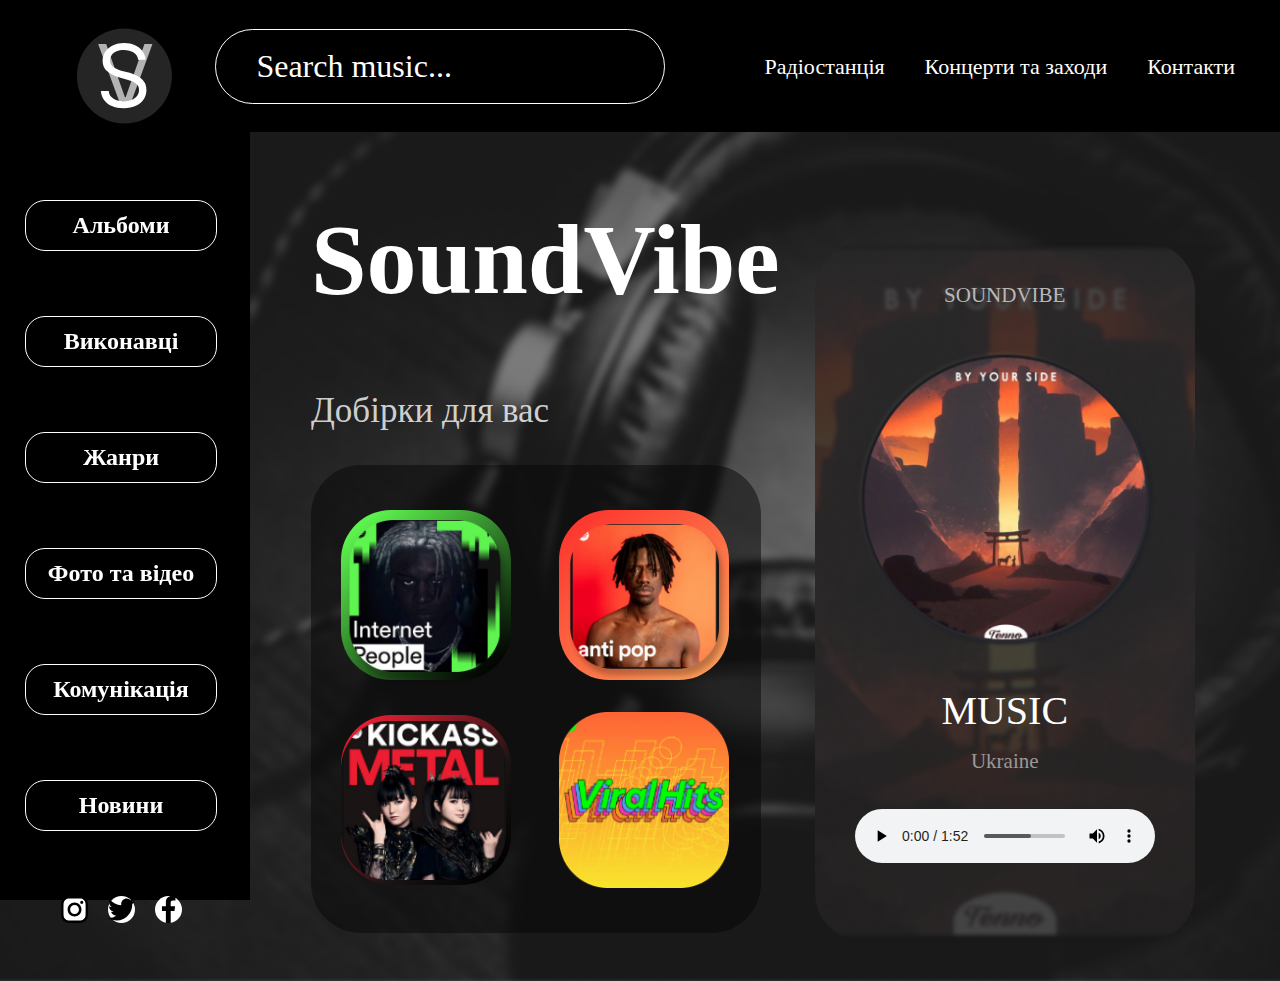
<file: index.html>
<!DOCTYPE html>
<html lang="uk">
  <head>
    <meta charset="UTF-8" />
    <meta http-equiv="X-UA-Compatible" content="IE=edge" />
    <meta name="viewport" content="width=device-width, initial-scale=1.0" />
    <title>SoundVibe</title>
    <link
      rel="stylesheet"
      href="https://cdnjs.cloudflare.com/ajax/libs/modern-normalize/1.1.0/modern-normalize.min.css"
    />
    <link rel="stylesheet" href="./css/main.min.css" />
  </head>
  <body>
    <header>
      <a class="logo" href="index.html" title="SoundVibe">
        <svg class="logo__icon">
          <use href="./images/sprite.svg#icon-logo"></use>
        </svg>
      </a>
      <label class="search-label">
        <input class="search-input" type="text" placeholder="Search music..." />
      </label>
      <nav class="site-nav">
        <button
          class="menu__btn"
          type="button"
          aria-expanded="false"
          aria-controls="menu-container"
          data-menu-button
        >
          <svg class="menu__icon">
            <use
              class="icon-cross"
              href="./images/sprite.svg#icon-moblie-menu-close"
            ></use>
            <use
              class="icon-burger"
              href="./images/sprite.svg#icon-burger-menu"
            ></use>
          </svg>
        </button>
        <div class="menu-container" id="menu-container" data-menu>
          <ul class="main-site-nav__list">
            <li class="main-site-nav__item">
              <a class="main-site-nav__link" href="./radiostation.html"
                >Радіостанція</a
              >
            </li>
            <li class="main-site-nav__item">
              <a class="main-site-nav__link" href="./concerts.html"
                >Концерти та заходи</a
              >
            </li>
            <li class="main-site-nav__item">
              <a class="main-site-nav__link" href="./contacts.html">Контакти</a>
            </li>
          </ul>
          <div class="sidebar-wrapper">
            <ul class="sidebar-site-nav__list">
              <li class="sidebar-site-nav__item">
                <a class="sidebar-site-nav__link" href="">Альбоми</a>
              </li>
              <li class="sidebar-site-nav__item">
                <a class="sidebar-site-nav__link" href="">Виконавці</a>
              </li>
              <li class="sidebar-site-nav__item">
                <a class="sidebar-site-nav__link" href="">Жанри</a>
              </li>
              <li class="sidebar-site-nav__item">
                <a class="sidebar-site-nav__link" href="">Фото та відео</a>
              </li>
              <li class="sidebar-site-nav__item">
                <a class="sidebar-site-nav__link" href="">Комунікація</a>
              </li>
              <li class="sidebar-site-nav__item">
                <a class="sidebar-site-nav__link" href="">Новини</a>
              </li>
            </ul>
            <ul class="social__list">
              <li class="social__item">
                <a class="social__link" href="">
                  <svg class="social__icon" width="27" height="27">
                    <use href="./images/sprite.svg#icon-instagram"></use>
                  </svg>
                </a>
              </li>
              <li class="social__item">
                <a class="social__link" href="">
                  <svg class="social__icon" width="27" height="27">
                    <use href="./images/sprite.svg#icon-twitter"></use>
                  </svg>
                </a>
              </li>
              <li class="social__item">
                <a class="social__link" href="">
                  <svg class="social__icon" width="27" height="27">
                    <use href="./images/sprite.svg#icon-facebook"></use>
                  </svg>
                </a>
              </li>
            </ul>
          </div>
        </div>
      </nav>
    </header>
    <main>
      <aside class="sidebar"></aside>
      <section class="hero">
        <div class="hero__content-wrapper">
          <div class="hero__main-block-wrapper">
            <h1 class="hero__title">SoundVibe</h1>
            <p class="hero__text">Добірки для вас</p>
            <div class="hero__content-block">
              <ul class="hero__content-list">
                <li class="hero__content-item hero__content-item--first">
                  <img
                    srcset="
                      ./images/hero-image1-mobile.png   93w,
                      ./images/hero-image1-desktop.png 171w
                    "
                    class="hero__content-img"
                    src="./images/hero-image1-mobile.png"
                    alt="image1"
                  />
                </li>
                <li class="hero__content-item hero__content-item--second">
                  <img
                    srcset="
                      ./images/hero-image2-mobile.png   97w,
                      ./images/hero-image2-desktop.png 178w
                    "
                    class="hero__content-img"
                    src="./images/hero-image2-mobile.png"
                    alt="image2"
                  />
                </li>
                <li class="hero__content-item hero__content-item--third">
                  <img
                    srcset="
                      ./images/hero-image3-mobile.png   96w,
                      ./images/hero-image3-desktop.png 176w
                    "
                    class="hero__content-img"
                    src="./images/hero-image3-mobile.png"
                    alt="image3"
                  />
                </li>
                <li class="hero__content-item hero__content-item--fourth">
                  <img
                    srcset="
                      ./images/hero-image4-mobile.png   95w,
                      ./images/hero-image4-desktop.png 173w
                    "
                    class="hero__content-img"
                    src="./images/hero-image4-mobile.png"
                    alt="image4"
                  />
                </li>
              </ul>
            </div>
          </div>
          <div class="player__wrapper">
            <div class="player">
              <p class="player__title">SOUNDVIBE</p>
              <img
                class="player__song-img"
                src="./images/player-song-img.png"
                alt="Song label"
              />
              <p class="player__song-artist">MUSIC</p>
              <p class="player__song-title">Ukraine</p>
              <audio class="" src="./гімнукраїни.mp3" controls></audio>
            </div>
          </div>
        </div>
      </section>
    </main>
    <footer>
      <div class="footer__wrapper">
        <img
          class="footer__song-img"
          src="./images/footer-mobile-song-img.png"
          alt="Song Image"
        />
        <p class="footer__song-title">Слава Україні!</p>
        <audio
          class="footer__song-audio"
          src="./гімнукраїни.mp3"
          controls
        ></audio>
      </div>
    </footer>
    <script src="./js/burger-menu.js"></script>
  </body>
</html>
</file>
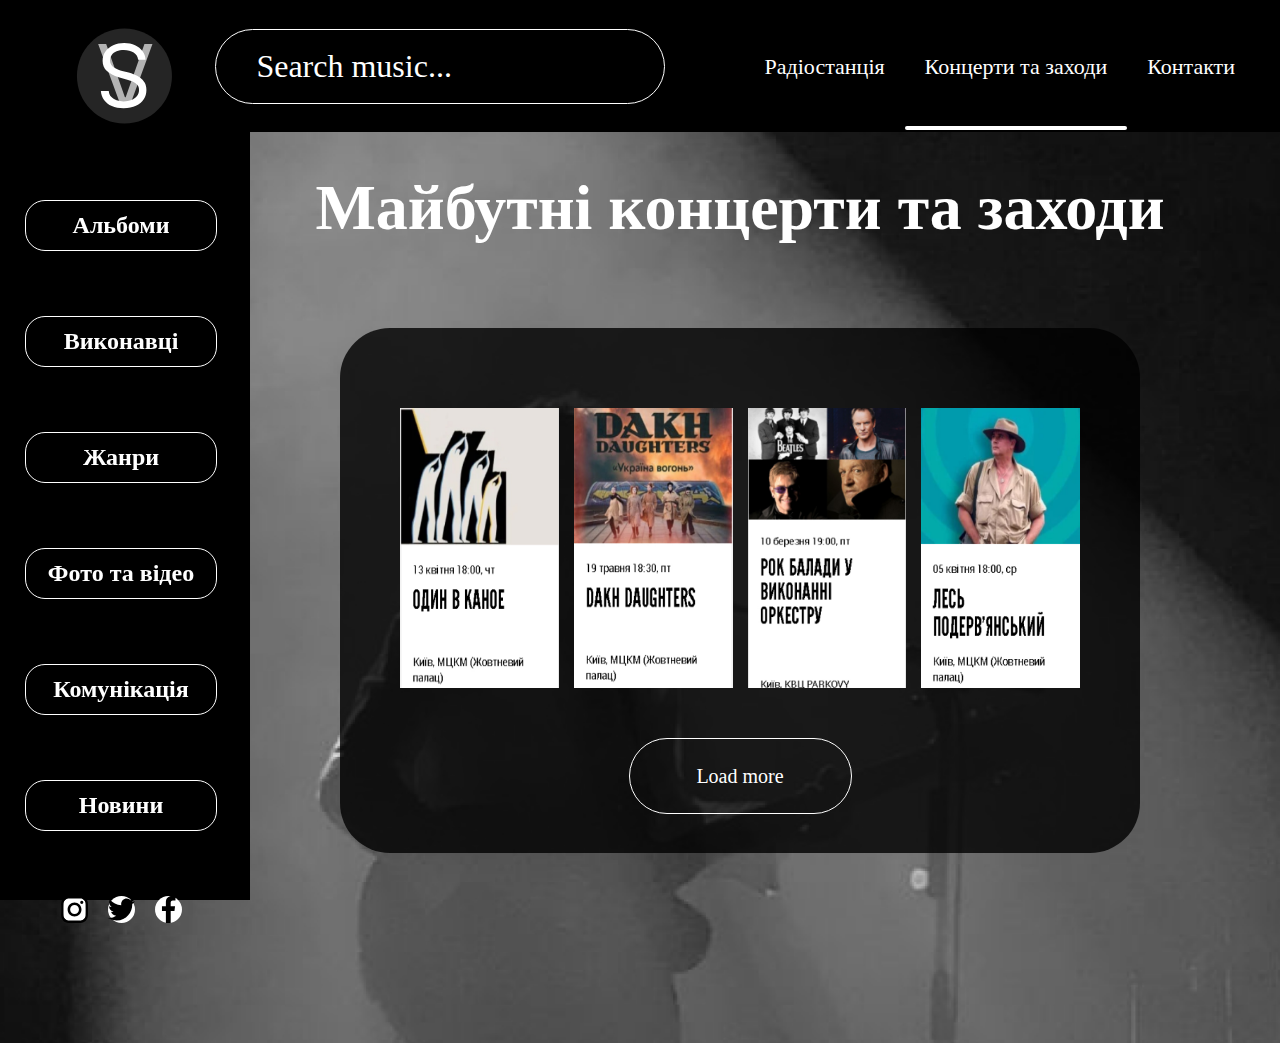
<file: concerts.html>
<!DOCTYPE html>
<html lang="uk">
  <head>
    <meta charset="UTF-8" />
    <meta http-equiv="X-UA-Compatible" content="IE=edge" />
    <meta name="viewport" content="width=device-width, initial-scale=1.0" />
    <title>SoundVibe</title>
    <link
      rel="stylesheet"
      href="https://cdnjs.cloudflare.com/ajax/libs/modern-normalize/1.1.0/modern-normalize.min.css"
    />
    <link rel="stylesheet" href="./css/main.min.css" />
  </head>
  <body>
    <header>
      <a class="logo" href="index.html" title="SoundVibe">
        <svg class="logo__icon">
          <use href="./images/sprite.svg#icon-logo"></use>
        </svg>
      </a>
      <label class="search-label">
        <input class="search-input" type="text" placeholder="Search music..." />
      </label>
      <nav class="site-nav">
        <button
          class="menu__btn"
          type="button"
          aria-expanded="false"
          aria-controls="menu-container"
          data-menu-button
        >
          <svg class="menu__icon">
            <use
              class="icon-cross"
              href="./images/sprite.svg#icon-moblie-menu-close"
            ></use>
            <use
              class="icon-burger"
              href="./images/sprite.svg#icon-burger-menu"
            ></use>
          </svg>
        </button>
        <div class="menu-container" id="menu-container" data-menu>
          <ul class="main-site-nav__list">
            <li class="main-site-nav__item">
              <a class="main-site-nav__link" href="./radiostation.html"
                >Радіостанція</a
              >
            </li>
            <li class="main-site-nav__item">
              <a
                class="main-site-nav__link main-site-nav__link--current"
                href="./concerts.html"
                >Концерти та заходи</a
              >
            </li>
            <li class="main-site-nav__item">
              <a class="main-site-nav__link" href="./contacts.html">Контакти</a>
            </li>
          </ul>
          <div class="sidebar-wrapper">
            <ul class="sidebar-site-nav__list">
              <li class="sidebar-site-nav__item">
                <a class="sidebar-site-nav__link" href="">Альбоми</a>
              </li>
              <li class="sidebar-site-nav__item">
                <a class="sidebar-site-nav__link" href="">Виконавці</a>
              </li>
              <li class="sidebar-site-nav__item">
                <a class="sidebar-site-nav__link" href="">Жанри</a>
              </li>
              <li class="sidebar-site-nav__item">
                <a class="sidebar-site-nav__link" href="">Фото та відео</a>
              </li>
              <li class="sidebar-site-nav__item">
                <a class="sidebar-site-nav__link" href="">Комунікація</a>
              </li>
              <li class="sidebar-site-nav__item">
                <a class="sidebar-site-nav__link" href="">Новини</a>
              </li>
            </ul>
            <ul class="social__list">
              <li class="social__item">
                <a class="social__link" href="">
                  <svg class="social__icon" width="27" height="27">
                    <use href="./images/sprite.svg#icon-instagram"></use>
                  </svg>
                </a>
              </li>
              <li class="social__item">
                <a class="social__link" href="">
                  <svg class="social__icon" width="27" height="27">
                    <use href="./images/sprite.svg#icon-twitter"></use>
                  </svg>
                </a>
              </li>
              <li class="social__item">
                <a class="social__link" href="">
                  <svg class="social__icon" width="27" height="27">
                    <use href="./images/sprite.svg#icon-facebook"></use>
                  </svg>
                </a>
              </li>
            </ul>
          </div>
        </div>
      </nav>
    </header>
    <main>
      <aside class="sidebar"></aside>
      <section class="concerts__section">
        <h1 class="concerts__title">Майбутні концерти та заходи</h1>
        <div class="concerts__wrapper">
          <div class="concerts__block">
            <ul class="concerts__list">
              <li class="concerts__item">
                <img
                  class="concerts__img"
                  srcset="
                    ./images/mobile-concert1.jpg  111w,
                    ./images/desktop-concert1.jpg 454w
                  "
                  src="./images/mobile-concert1.jpg"
                  alt="Concert №1"
                />
              </li>
              <li class="concerts__item">
                <img
                  class="concerts__img"
                  srcset="
                    ./images/mobile-concert2.jpg  109w,
                    ./images/desktop-concert2.jpg 450w
                  "
                  src="./images/mobile-concert2.jpg"
                  alt="Concert №2"
                />
              </li>
              <li class="concerts__item">
                <img
                  class="concerts__img"
                  srcset="
                    ./images/mobile-concert3.jpg  109w,
                    ./images/desktop-concert3.jpg 394w
                  "
                  src="./images/mobile-concert3.jpg"
                  alt="Concert №3"
                />
              </li>
              <li class="concerts__item">
                <img
                  class="concerts__img"
                  srcset="
                    ./images/mobile-concert4.jpg  109w,
                    ./images/desktop-concert4.jpg 448w
                  "
                  src="./images/mobile-concert4.jpg"
                  alt="Concert №4"
                />
              </li>
            </ul>
            <button data-modal-open class="concerts__btn" type="button">
              Load more
            </button>
          </div>
        </div>
      </section>
    </main>
    <div data-modal class="backdrop is-hidden">
      <div class="modal">
        <ul class="modal__list">
          <li class="modal__item">
            <img
              class="modal__img"
              srcset="
                ./images/mobile-concert1.jpg  111w,
                ./images/desktop-concert1.jpg 454w
              "
              src="./images/mobile-concert1.jpg"
              alt="Concert №1"
            />
          </li>
          <li class="modal__item">
            <img
              class="modal__img"
              srcset="
                ./images/mobile-concert2.jpg  109w,
                ./images/desktop-concert2.jpg 450w
              "
              src="./images/mobile-concert2.jpg"
              alt="Concert №2"
            />
          </li>
          <li class="modal__item">
            <img
              class="modal__img"
              srcset="
                ./images/mobile-concert3.jpg  109w,
                ./images/desktop-concert3.jpg 394w
              "
              src="./images/mobile-concert3.jpg"
              alt="Concert №3"
            />
          </li>
          <li class="modal__item">
            <img
              class="modal__img"
              srcset="
                ./images/mobile-concert4.jpg  109w,
                ./images/desktop-concert4.jpg 448w
              "
              src="./images/mobile-concert4.jpg"
              alt="Concert №4"
            />
          </li>
          <li class="modal__item">
            <img
              class="modal__img"
              srcset="
                ./images/mobile-concert1.jpg  111w,
                ./images/desktop-concert1.jpg 454w
              "
              src="./images/mobile-concert1.jpg"
              alt="Concert №5"
            />
          </li>
          <li class="modal__item">
            <img
              class="modal__img"
              srcset="
                ./images/mobile-concert2.jpg  109w,
                ./images/desktop-concert2.jpg 450w
              "
              src="./images/mobile-concert2.jpg"
              alt="Concert №6"
            />
          </li>
          <li class="modal__item">
            <img
              class="modal__img"
              srcset="
                ./images/mobile-concert3.jpg  109w,
                ./images/desktop-concert3.jpg 394w
              "
              src="./images/mobile-concert3.jpg"
              alt="Concert №7"
            />
          </li>
          <li class="modal__item">
            <img
              class="modal__img"
              srcset="
                ./images/mobile-concert4.jpg  109w,
                ./images/desktop-concert4.jpg 448w
              "
              src="./images/mobile-concert4.jpg"
              alt="Concert №8"
            />
          </li>
          <li class="modal__item">
            <img
              class="modal__img"
              srcset="
                ./images/mobile-concert1.jpg  111w,
                ./images/desktop-concert1.jpg 454w
              "
              src="./images/mobile-concert1.jpg"
              alt="Concert №9"
            />
          </li>
          <li class="modal__item">
            <img
              class="modal__img"
              srcset="
                ./images/mobile-concert2.jpg  109w,
                ./images/desktop-concert2.jpg 450w
              "
              src="./images/mobile-concert2.jpg"
              alt="Concert №10"
            />
          </li>
          <li class="modal__item">
            <img
              class="modal__img"
              srcset="
                ./images/mobile-concert3.jpg  109w,
                ./images/desktop-concert3.jpg 394w
              "
              src="./images/mobile-concert3.jpg"
              alt="Concert №11"
            />
          </li>
          <li class="modal__item">
            <img
              class="modal__img"
              srcset="
                ./images/mobile-concert4.jpg  109w,
                ./images/desktop-concert4.jpg 448w
              "
              src="./images/mobile-concert4.jpg"
              alt="Concert №12"
            />
          </li>
          <li class="modal__item">
            <img
              class="modal__img"
              srcset="
                ./images/mobile-concert1.jpg  111w,
                ./images/desktop-concert1.jpg 454w
              "
              src="./images/mobile-concert1.jpg"
              alt="Concert №13"
            />
          </li>
          <li class="modal__item">
            <img
              class="modal__img"
              srcset="
                ./images/mobile-concert2.jpg  109w,
                ./images/desktop-concert2.jpg 450w
              "
              src="./images/mobile-concert2.jpg"
              alt="Concert №14"
            />
          </li>
          <li class="modal__item">
            <img
              class="modal__img"
              srcset="
                ./images/mobile-concert3.jpg  109w,
                ./images/desktop-concert3.jpg 394w
              "
              src="./images/mobile-concert3.jpg"
              alt="Concert №15"
            />
          </li>
          <li class="modal__item">
            <img
              class="modal__img"
              srcset="
                ./images/mobile-concert4.jpg  109w,
                ./images/desktop-concert4.jpg 448w
              "
              src="./images/mobile-concert4.jpg"
              alt="Concert №16"
            />
          </li>
        </ul>
        <button data-modal-close class="concerts__btn" type="button">
          Close
        </button>
      </div>
    </div>
    <script src="./js/burger-menu.js"></script>
    <script src="./js/concerts-modal.js"></script>
  </body>
</html>
</file>
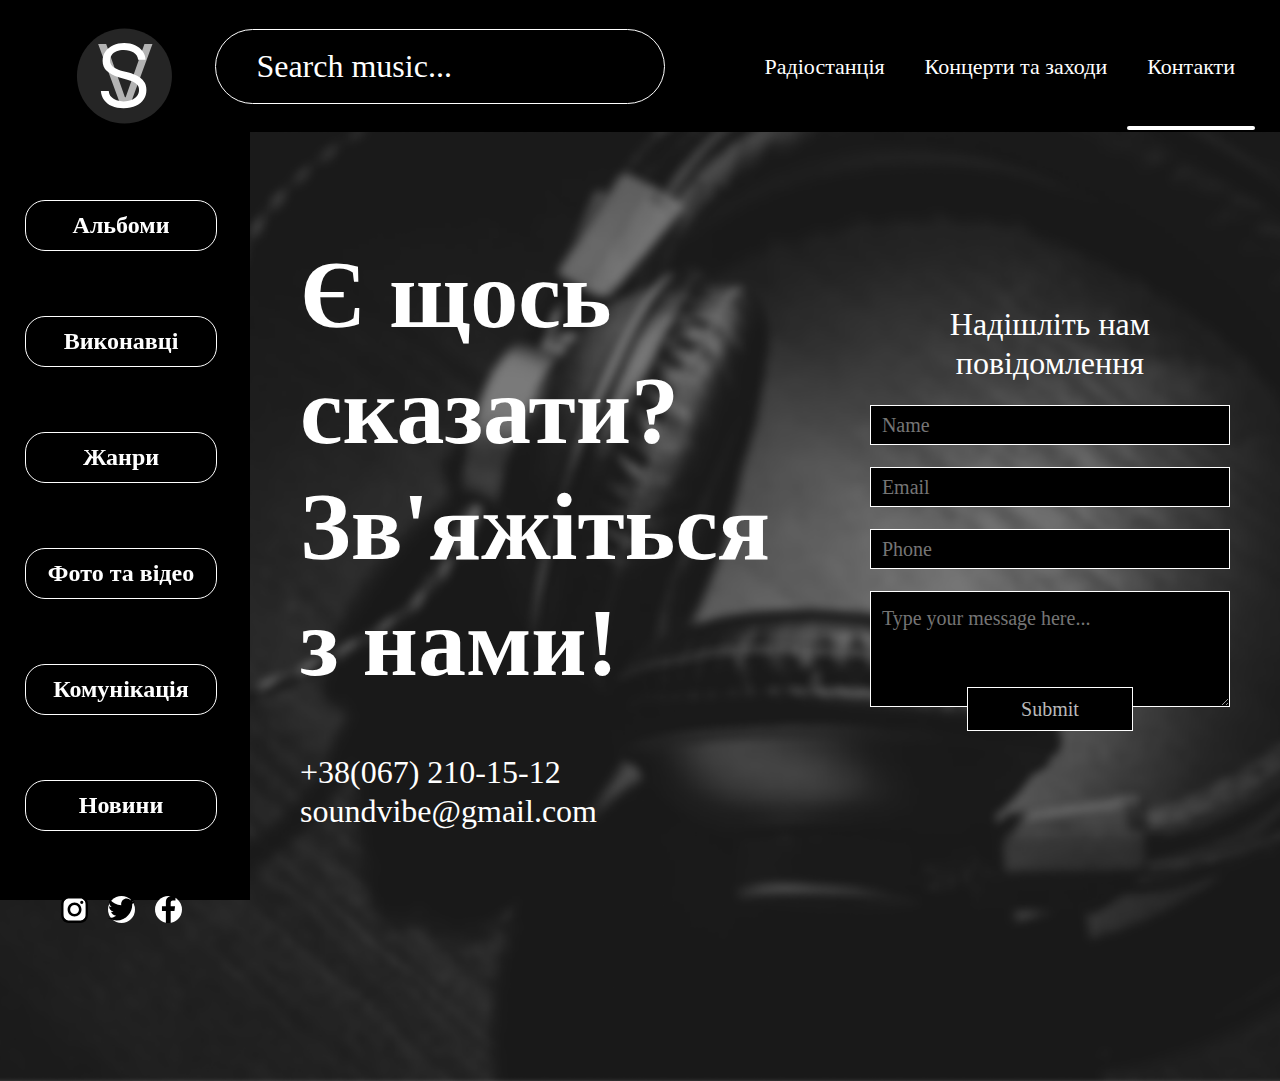
<file: contacts.html>
<!DOCTYPE html>
<html lang="uk">
  <head>
    <meta charset="UTF-8" />
    <meta http-equiv="X-UA-Compatible" content="IE=edge" />
    <meta name="viewport" content="width=device-width, initial-scale=1.0" />
    <title>SoundVibe</title>
    <link
      rel="stylesheet"
      href="https://cdnjs.cloudflare.com/ajax/libs/modern-normalize/1.1.0/modern-normalize.min.css"
    />
    <link rel="stylesheet" href="./css/main.min.css" />
  </head>
  <body>
    <header>
      <a class="logo" href="index.html" title="SoundVibe">
        <svg class="logo__icon">
          <use href="./images/sprite.svg#icon-logo"></use>
        </svg>
      </a>
      <label class="search-label">
        <input class="search-input" type="text" placeholder="Search music..." />
      </label>
      <nav class="site-nav">
        <button
          class="menu__btn"
          type="button"
          aria-expanded="false"
          aria-controls="menu-container"
          data-menu-button
        >
          <svg class="menu__icon">
            <use
              class="icon-cross"
              href="./images/sprite.svg#icon-moblie-menu-close"
            ></use>
            <use
              class="icon-burger"
              href="./images/sprite.svg#icon-burger-menu"
            ></use>
          </svg>
        </button>
        <div class="menu-container" id="menu-container" data-menu>
          <ul class="main-site-nav__list">
            <li class="main-site-nav__item">
              <a class="main-site-nav__link" href="./radiostation.html"
                >Радіостанція</a
              >
            </li>
            <li class="main-site-nav__item">
              <a class="main-site-nav__link" href="./concerts.html"
                >Концерти та заходи</a
              >
            </li>
            <li class="main-site-nav__item">
              <a
                class="main-site-nav__link main-site-nav__link--current"
                href="./contacts.html"
                >Контакти</a
              >
            </li>
          </ul>
          <div class="sidebar-wrapper">
            <ul class="sidebar-site-nav__list">
              <li class="sidebar-site-nav__item">
                <a class="sidebar-site-nav__link" href="">Альбоми</a>
              </li>
              <li class="sidebar-site-nav__item">
                <a class="sidebar-site-nav__link" href="">Виконавці</a>
              </li>
              <li class="sidebar-site-nav__item">
                <a class="sidebar-site-nav__link" href="">Жанри</a>
              </li>
              <li class="sidebar-site-nav__item">
                <a class="sidebar-site-nav__link" href="">Фото та відео</a>
              </li>
              <li class="sidebar-site-nav__item">
                <a class="sidebar-site-nav__link" href="">Комунікація</a>
              </li>
              <li class="sidebar-site-nav__item">
                <a class="sidebar-site-nav__link" href="">Новини</a>
              </li>
            </ul>
            <ul class="social__list">
              <li class="social__item">
                <a class="social__link" href="">
                  <svg class="social__icon" width="27" height="27">
                    <use href="./images/sprite.svg#icon-instagram"></use>
                  </svg>
                </a>
              </li>
              <li class="social__item">
                <a class="social__link" href="">
                  <svg class="social__icon" width="27" height="27">
                    <use href="./images/sprite.svg#icon-twitter"></use>
                  </svg>
                </a>
              </li>
              <li class="social__item">
                <a class="social__link" href="">
                  <svg class="social__icon" width="27" height="27">
                    <use href="./images/sprite.svg#icon-facebook"></use>
                  </svg>
                </a>
              </li>
            </ul>
          </div>
        </div>
      </nav>
    </header>
    <main>
      <aside class="sidebar"></aside>
      <section class="contacts__section">
        <div class="contacts__section-wrapper">
          <div class="contacts__title-wrapper">
            <h1 class="contacts__title">
              Є щось сказати? <br />
              Зв'яжіться з нами!
            </h1>
            <ul>
              <li>
                <a class="contacts__link" href="tel:+38(067) 210-15-12"
                  >+38(067) 210-15-12</a
                >
              </li>
              <li>
                <a class="contacts__link" href="mailto:soundvibe@gmail.com"
                  >soundvibe@gmail.com</a
                >
              </li>
            </ul>
          </div>
          <div class="contacts__form-wrapper">
            <p class="contacts__form-title">Надішліть нам повідомлення</p>
            <form class="contacts__form">
              <div class="contacts__form-field">
                <label class="contacts__form-label" for="username">
                  <input
                    class="contacts__form-input"
                    type="text"
                    name="username"
                    id="username"
                    placeholder="Name"
                  />
                </label>
              </div>
              <div class="contacts__form-field">
                <label class="contacts__form-label" for="email">
                  <input
                    class="contacts__form-input"
                    type="email"
                    name="email"
                    id="email"
                    placeholder="Email"
                  />
                </label>
              </div>
              <div class="contacts__form-field">
                <label class="contacts__form-label" for="number">
                  <input
                    class="contacts__form-input"
                    type="tel"
                    name="number"
                    id="number"
                    placeholder="Phone"
                  />
                </label>
              </div>
              <div class="contacts__form-field">
                <label class="contacts__form-label" for="comment">
                  <textarea
                    class="contacts__form-textarea"
                    name="comment"
                    id="comment"
                    placeholder="Type your message here..."
                  ></textarea>
                </label>
              </div>
              <button class="contacts__form-btn" type="submit">Submit</button>
            </form>
          </div>
        </div>
      </section>
    </main>
    <script src="./js/burger-menu.js"></script>
  </body>
</html>
</file>
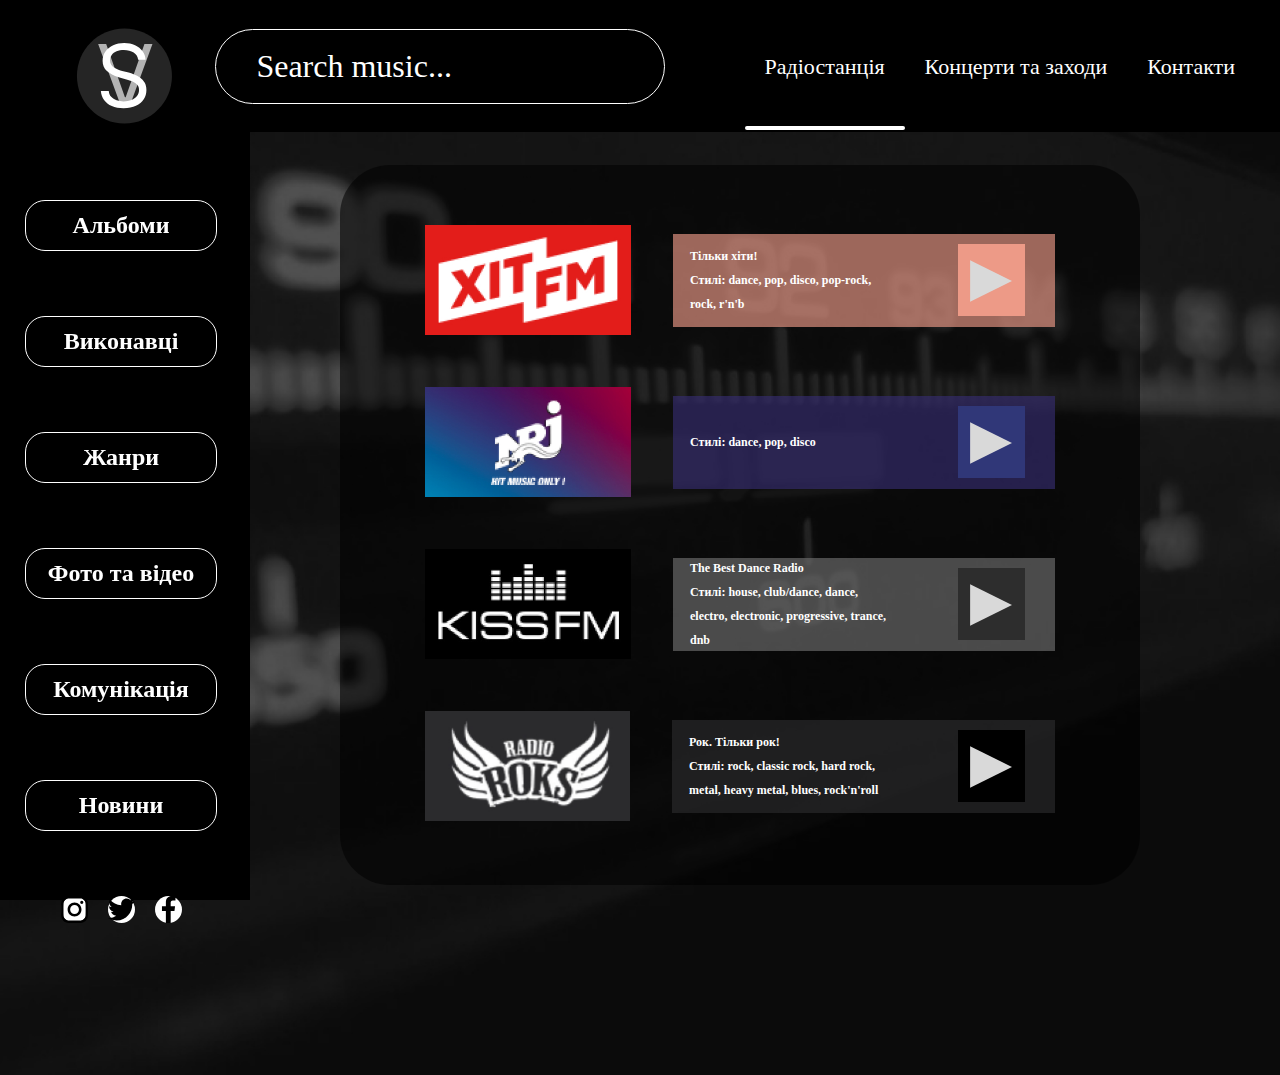
<file: radiostation.html>
<!DOCTYPE html>
<html lang="uk">
  <head>
    <meta charset="UTF-8" />
    <meta http-equiv="X-UA-Compatible" content="IE=edge" />
    <meta name="viewport" content="width=device-width, initial-scale=1.0" />
    <title>SoundVibe</title>
    <link
      rel="stylesheet"
      href="https://cdnjs.cloudflare.com/ajax/libs/modern-normalize/1.1.0/modern-normalize.min.css"
    />
    <link rel="stylesheet" href="./css/main.min.css" />
  </head>
  <body>
    <header>
      <a class="logo" href="index.html" title="SoundVibe">
        <svg class="logo__icon">
          <use href="./images/sprite.svg#icon-logo"></use>
        </svg>
      </a>
      <label class="search-label">
        <input class="search-input" type="text" placeholder="Search music..." />
      </label>
      <nav class="site-nav">
        <button
          class="menu__btn"
          type="button"
          aria-expanded="false"
          aria-controls="menu-container"
          data-menu-button
        >
          <svg class="menu__icon">
            <use
              class="icon-cross"
              href="./images/sprite.svg#icon-moblie-menu-close"
            ></use>
            <use
              class="icon-burger"
              href="./images/sprite.svg#icon-burger-menu"
            ></use>
          </svg>
        </button>
        <div class="menu-container" id="menu-container" data-menu>
          <ul class="main-site-nav__list">
            <li class="main-site-nav__item">
              <a
                class="main-site-nav__link main-site-nav__link--current"
                href="./radiostation.html"
                >Радіостанція</a
              >
            </li>
            <li class="main-site-nav__item">
              <a class="main-site-nav__link" href="./concerts.html"
                >Концерти та заходи</a
              >
            </li>
            <li class="main-site-nav__item">
              <a class="main-site-nav__link" href="./contacts.html">Контакти</a>
            </li>
          </ul>
          <div class="sidebar-wrapper">
            <ul class="sidebar-site-nav__list">
              <li class="sidebar-site-nav__item">
                <a class="sidebar-site-nav__link" href="">Альбоми</a>
              </li>
              <li class="sidebar-site-nav__item">
                <a class="sidebar-site-nav__link" href="">Виконавці</a>
              </li>
              <li class="sidebar-site-nav__item">
                <a class="sidebar-site-nav__link" href="">Жанри</a>
              </li>
              <li class="sidebar-site-nav__item">
                <a class="sidebar-site-nav__link" href="">Фото та відео</a>
              </li>
              <li class="sidebar-site-nav__item">
                <a class="sidebar-site-nav__link" href="">Комунікація</a>
              </li>
              <li class="sidebar-site-nav__item">
                <a class="sidebar-site-nav__link" href="">Новини</a>
              </li>
            </ul>
            <ul class="social__list">
              <li class="social__item">
                <a class="social__link" href="">
                  <svg class="social__icon" width="27" height="27">
                    <use href="./images/sprite.svg#icon-instagram"></use>
                  </svg>
                </a>
              </li>
              <li class="social__item">
                <a class="social__link" href="">
                  <svg class="social__icon" width="27" height="27">
                    <use href="./images/sprite.svg#icon-twitter"></use>
                  </svg>
                </a>
              </li>
              <li class="social__item">
                <a class="social__link" href="">
                  <svg class="social__icon" width="27" height="27">
                    <use href="./images/sprite.svg#icon-facebook"></use>
                  </svg>
                </a>
              </li>
            </ul>
          </div>
        </div>
      </nav>
    </header>
    <main>
      <aside class="sidebar"></aside>
      <section class="radiostation__section">
        <div class="radiostation__wrapper">
          <div class="radiostation__content-block">
            <ul class="radiostation__list">
              <li class="radiostation__item">
                <img
                  class="radiostation__img"
                  srcset="
                    ./images/hitFM-mobile.jpg  182w,
                    ./images/hitFM-desktop.jpg 412w
                  "
                  src="./images/hitFM-mobile.jpg"
                  alt="ХІТFM"
                />
                <div
                  class="radiostation__description-wrapper radiostation__description-wrapper--first"
                >
                  <p class="radiostation__description">
                    Тільки хіти!<br />
                    Стилі: dance, pop, disco, pop-rock, rock, r'n'b
                  </p>
                  <button
                    type="button"
                    class="radiostation__play-btn radiostation__play-btn--first"
                  >
                    <svg class="radiostation__play-icon">
                      <use href="./images/sprite.svg#icon-play-btn"></use>
                    </svg>
                  </button>
                </div>
              </li>
              <li class="radiostation__item">
                <img
                  class="radiostation__img"
                  srcset="
                    ./images/NRJ-mobile.jpg  182w,
                    ./images/NRJ-desktop.jpg 414w
                  "
                  src="./images/NRJ-mobile.jpg"
                  alt="NRJ"
                />
                <div
                  class="radiostation__description-wrapper radiostation__description-wrapper--second"
                >
                  <p class="radiostation__description">
                    Стилі: dance, pop, disco
                  </p>
                  <button
                    class="radiostation__play-btn radiostation__play-btn--second"
                  >
                    <svg class="radiostation__play-icon">
                      <use href="./images/sprite.svg#icon-play-btn"></use>
                    </svg>
                  </button>
                </div>
              </li>
              <li class="radiostation__item">
                <img
                  class="radiostation__img"
                  srcset="
                    ./images/kissFM-mobile.jpg  186w,
                    ./images/kissFM-desktop.jpg 412w
                  "
                  src="./images/kissFM-mobile.jpg"
                  alt="KISSFM"
                />
                <div
                  class="radiostation__description-wrapper radiostation__description-wrapper--third"
                >
                  <p class="radiostation__description">
                    The Best Dance Radio <br />
                    Стилі: house, club/dance, dance, electro, electronic,
                    progressive, trance, dnb
                  </p>
                  <button
                    class="radiostation__play-btn radiostation__play-btn--third"
                  >
                    <svg class="radiostation__play-icon">
                      <use href="./images/sprite.svg#icon-play-btn"></use>
                    </svg>
                  </button>
                </div>
              </li>
              <li class="radiostation__item">
                <img
                  class="radiostation__img"
                  srcset="
                    ./images/radioROCKS-mobile.jpg  186w,
                    ./images/radioROCKS-desktop.jpg 412w
                  "
                  src="./images/radioROCKS-mobile.jpg"
                  alt="RADIO ROCKS"
                />
                <div
                  class="radiostation__description-wrapper radiostation__description-wrapper--fourth"
                >
                  <p class="radiostation__description">
                    Рок. Тільки рок! <br />
                    Стилі: rock, classic rock, hard rock, metal, heavy metal,
                    blues, rock'n'roll
                  </p>
                  <button
                    class="radiostation__play-btn radiostation__play-btn--fourth"
                  >
                    <svg class="radiostation__play-icon">
                      <use href="./images/sprite.svg#icon-play-btn"></use>
                    </svg>
                  </button>
                </div>
              </li>
            </ul>
          </div>
        </div>
      </section>
    </main>
    <script src="./js/burger-menu.js"></script>
    <script src="./js/radio.js"></script>
  </body>
</html>
</file>
<file: css/main.min.css>
p,h1,h2,h3,h4,h5,h6{margin:0;padding:0}ul{list-style:none;margin:0;padding:0}img{display:block;max-width:100%;height:auto}@media screen and (max-width: 1199px){body{display:block;margin-left:auto;margin-right:auto;max-width:500px;background-color:#1e1e1e}}header{background-color:#000;position:relative;display:-webkit-box;display:-ms-flexbox;display:flex;-webkit-box-align:center;-ms-flex-align:center;align-items:center;-webkit-box-pack:justify;-ms-flex-pack:justify;justify-content:space-between}@media screen and (max-width: 1199px){.logo{margin:3px 0 3px 18px}}@media screen and (min-width: 1200px){.logo{margin-top:23px;margin-left:72px;z-index:51}}@media screen and (max-width: 1199px){.logo__icon{width:45px;height:45px}}@media screen and (min-width: 1200px){.logo__icon{width:105px;height:105px}}@media screen and (min-width: 1200px){.search-label{margin-right:auto;margin-left:3%;z-index:51}}.search-input{border:1px solid #fff;border-radius:50px;font-family:"Inter";font-style:normal;font-weight:300;color:#fff;background-color:#000}.search-input::-webkit-input-placeholder{color:#fff}.search-input::-moz-placeholder{color:#fff}.search-input:-ms-input-placeholder{color:#fff}.search-input::-ms-input-placeholder{color:#fff}.search-input::placeholder{color:#fff}@media screen and (max-width: 1199px){.search-input{width:148px;height:30px;padding-left:12px;font-size:12px;line-height:15px}}@media screen and (min-width: 1200px){.search-input{width:450px;height:75px;padding-left:40px;font-size:32px;line-height:39px}}.main-site-nav__list{display:-webkit-box;display:-ms-flexbox;display:flex;-webkit-box-align:center;-ms-flex-align:center;align-items:center;-webkit-box-pack:center;-ms-flex-pack:center;justify-content:center}@media screen and (max-width: 1199px){.main-site-nav__list{margin-top:50px;margin-bottom:0;padding:0;list-style:none;text-align:center;-webkit-box-orient:vertical;-webkit-box-direction:normal;-ms-flex-direction:column;flex-direction:column}}@media screen and (max-width: 1199px){.main-site-nav__item{width:195px;border:1px solid #fff;border-radius:20px;margin-bottom:30px}}@media screen and (min-width: 1200px){.main-site-nav__item:last-child{margin-right:25px}}.main-site-nav__link{text-decoration:none;font-family:"Inter";font-style:normal;color:#fff}@media screen and (max-width: 1199px){.main-site-nav__link{display:-webkit-box;display:-ms-flexbox;display:flex;-webkit-box-align:center;-ms-flex-align:center;align-items:center;-webkit-box-pack:center;-ms-flex-pack:center;justify-content:center;padding:8px 0;font-weight:900;font-size:16px;line-height:19px;width:195px}}@media screen and (min-width: 1200px){.main-site-nav__link{padding:52px 20px;font-weight:400;font-size:22px;line-height:29px;white-space:nowrap}.main-site-nav__link--current{color:#fff;position:relative}.main-site-nav__link--current::after{content:"";position:absolute;width:100%;height:4px;background-color:#fff;border-radius:2px;bottom:0;left:0;margin-bottom:1px}}@media screen and (min-width: 1200px){.sidebar-wrapper{z-index:150;position:absolute;top:150px;left:0}}.sidebar-site-nav__list{margin:0;padding:0;list-style:none;text-align:center;display:-webkit-box;display:-ms-flexbox;display:flex;-webkit-box-align:center;-ms-flex-align:center;align-items:center;-webkit-box-pack:center;-ms-flex-pack:center;justify-content:center;-webkit-box-orient:vertical;-webkit-box-direction:normal;-ms-flex-direction:column;flex-direction:column}@media screen and (min-width: 1200px){.sidebar-site-nav__list{margin-top:50px;margin-left:25px;margin-right:25px}}.sidebar-site-nav__item{border:1px solid #fff;border-radius:20px;margin-bottom:30px;-webkit-transition:color 250ms cubic-bezier(0.4, 0, 0.2, 1),background-color,250ms cubic-bezier(0.4, 0, 0.2, 1);transition:color 250ms cubic-bezier(0.4, 0, 0.2, 1),background-color,250ms cubic-bezier(0.4, 0, 0.2, 1)}.sidebar-site-nav__item:hover,.sidebar-site-nav__item:focus{color:#000;background-color:#fff}@media screen and (min-width: 1200px){.sidebar-site-nav__item{margin-bottom:65px}}.sidebar-site-nav__link{display:-webkit-box;display:-ms-flexbox;display:flex;-webkit-box-align:center;-ms-flex-align:center;align-items:center;-webkit-box-pack:center;-ms-flex-pack:center;justify-content:center;text-decoration:none;width:195px;padding:8px 0;font-family:"Inter";font-style:normal;font-weight:900;font-size:16px;line-height:19px;color:#fff;-webkit-transition:color 250ms cubic-bezier(0.4, 0, 0.2, 1),background-color,250ms cubic-bezier(0.4, 0, 0.2, 1);transition:color 250ms cubic-bezier(0.4, 0, 0.2, 1),background-color,250ms cubic-bezier(0.4, 0, 0.2, 1)}.sidebar-site-nav__link:hover,.sidebar-site-nav__link:focus{color:#000}@media screen and (min-width: 1200px){.sidebar-site-nav__link{width:190px;white-space:nowrap;font-size:24px;line-height:29px;padding:10px 50px}}.social__list{display:-webkit-box;display:-ms-flexbox;display:flex;-webkit-box-align:center;-ms-flex-align:center;align-items:center;-webkit-box-pack:center;-ms-flex-pack:center;justify-content:center;list-style:none;margin-top:0;margin-bottom:25px;padding:0}.social__item{margin-right:20px}.social__item:last-child{margin-right:0}.social__link{display:block;background-color:#fff;border-radius:50%;width:27px;height:27px}.social__icon{fill:#000}.menu__btn{background-color:rgba(0,0,0,0);border:none;cursor:pointer;padding:0;margin-right:18px}.menu__btn .icon-cross{display:none}.menu__btn.is-open .icon-cross{display:block}.menu__btn.is-open .icon-burger{display:none}@media screen and (min-width: 1200px){.menu__btn{display:none}}.menu__icon{display:-webkit-box;display:-ms-flexbox;display:flex;-webkit-box-align:center;-ms-flex-align:center;align-items:center;-webkit-box-pack:center;-ms-flex-pack:center;justify-content:center;width:30px;height:30px}.menu-container{z-index:5;background-image:url("../images/mobile-background.png");background-size:cover;background-position:center}@media screen and (max-width: 1199px){.menu-container{display:none;position:absolute;top:54.4px;left:0;width:100%;min-height:100%;padding-top:10px;padding-bottom:50px}.menu-container.is-open{display:-webkit-box;display:-ms-flexbox;display:flex;-webkit-box-orient:vertical;-webkit-box-direction:normal;-ms-flex-direction:column;flex-direction:column}}@media screen and (min-width: 1200px){.menu-container{display:-webkit-box;display:-ms-flexbox;display:flex;background-image:none}}.hero{background-size:cover;background-position:center}@media screen and (max-width: 1199px){.hero{background-image:url("../images/mobile-background.png");padding-bottom:125px}}@media screen and (min-width: 1200px){.hero{background-image:url("../images/desktop-background.jpg");padding-bottom:38.5px}}@media screen and (min-width: 1700px){.hero{padding-bottom:200px}}@media screen and (min-width: 1200px){.hero__content-wrapper{display:-webkit-box;display:-ms-flexbox;display:flex;-webkit-box-pack:justify;-ms-flex-pack:justify;justify-content:space-between}}@media screen and (min-width: 1200px){.hero__main-block-wrapper{padding-left:245px}}.hero__title{margin:0;font-family:"Inter";font-style:normal;font-weight:700;color:#fff}@media screen and (max-width: 1199px){.hero__title{padding-top:42px;padding-bottom:62px;text-align:center;font-size:64px;line-height:77px}}@media screen and (min-width: 1200px){.hero__title{font-size:100px;line-height:155px;padding:50px 0 50px 66px}}.hero__text{margin:0;font-family:"Inter";font-style:normal;font-weight:300;color:rgba(255,255,255,.79)}@media screen and (max-width: 1199px){.hero__text{text-align:center;padding-bottom:110px;font-size:24px;line-height:29px}}@media screen and (min-width: 1200px){.hero__text{font-size:35px;line-height:48px;padding-left:66px;padding-bottom:30px}}.hero__content-block{display:block;background-color:rgba(6,6,6,.5);border-radius:50px}@media screen and (max-width: 1199px){.hero__content-block{margin-left:auto;margin-right:auto;width:298px;height:293px}}@media screen and (min-width: 1200px){.hero__content-block{width:450px;height:468px;margin-left:66px}}.hero__content-list{display:-webkit-box;display:-ms-flexbox;display:flex;-ms-flex-wrap:wrap;flex-wrap:wrap;list-style:none;margin:0}@media screen and (max-width: 1199px){.hero__content-list{padding-top:12px;padding-bottom:25px;padding-left:15px;padding-right:15px}}@media screen and (min-width: 1200px){.hero__content-list{padding-left:30px;padding-top:45px}}.hero__content-item{display:-webkit-box;display:-ms-flexbox;display:flex;-webkit-box-align:center;-ms-flex-align:center;align-items:center;-webkit-box-pack:center;-ms-flex-pack:center;justify-content:center;border-radius:50px}@media screen and (max-width: 1199px){.hero__content-item{width:110px;height:110px}.hero__content-item:nth-child(2n+1){margin-right:48px}}@media screen and (min-width: 1200px){.hero__content-item{width:170px;height:170px}.hero__content-item:nth-child(2n+1){margin-right:48px}}.hero__content-item--first{background:linear-gradient(138.93deg, #5ef44f 9.42%, #010101 92.72%, #fc9d59 92.73%);margin-bottom:35px;padding-top:15px;padding-left:5px}.hero__content-item--second{background:linear-gradient(139.03deg, #fd382f 9.41%, #fc9d59 92.37%);margin-bottom:35px;padding-top:15px;padding-left:8px}.hero__content-item--third{background:linear-gradient(135.42deg, #ec1e32 7.91%, #1a1414 62.97%, #000000 92.94%);padding-right:5px}.hero__content-item--fourth{background:linear-gradient(135.17deg, #ff6e36 7.67%, #fae12d 93.57%)}@media screen and (max-width: 1199px){.player__wrapper{display:none}}@media screen and (min-width: 1200px){.player__wrapper{padding-top:110px;margin-right:162px;margin-left:35px}}@media screen and (max-width: 1199px){.player{display:none}}@media screen and (min-width: 1200px){.player{display:-webkit-box;display:-ms-flexbox;display:flex;-webkit-box-align:center;-ms-flex-align:center;align-items:center;-webkit-box-orient:vertical;-webkit-box-direction:normal;-ms-flex-direction:column;flex-direction:column;background-image:url("../../images/player-background.png");background-position:center;background-size:cover;border-radius:50px;width:380px;height:700px;padding-top:40px}}.player__title{font-family:"Montserrat";font-style:normal;font-weight:400;font-size:21px;line-height:26px;text-align:center;color:#b8b8b8;margin-bottom:40px}.player__song-img{width:300px;height:300px;margin-bottom:40px}.player__song-artist{font-family:"Comfortaa";font-style:normal;font-weight:400;font-size:40px;line-height:45px;color:#fff;margin-bottom:15px}.player__song-title{font-family:"Montserrat";font-style:normal;font-weight:400;font-size:21px;line-height:26px;color:#999;margin-bottom:35px}@media screen and (max-width: 1199px){.sidebar{display:none}}@media screen and (min-width: 1200px){.sidebar{top:0;z-index:50;position:fixed;width:250px;height:100vh;background-color:#000}}footer{z-index:6;position:relative;height:70px;background:linear-gradient(181.19deg, rgba(253, 121, 62, 0.2) 11.48%, rgba(0, 0, 0, 0) 77.56%),#000;border:1px solid #000;-webkit-box-shadow:0px 4px 4px rgba(0,0,0,.25);box-shadow:0px 4px 4px rgba(0,0,0,.25)}@media screen and (min-width: 1200px){footer{display:none}}.footer__wrapper{display:-webkit-box;display:-ms-flexbox;display:flex;-webkit-box-align:center;-ms-flex-align:center;align-items:center;-webkit-box-pack:start;-ms-flex-pack:start;justify-content:flex-start}.footer__song-img{margin-left:12px}.footer__song-title{font-family:"Inter";font-style:normal;font-weight:300;font-size:12px;line-height:15px;margin:0;color:#fff}.footer__song-audio{position:absolute;top:40px;left:50px;margin-left:12px;width:250px;height:20px}.radiostation__section{background-size:cover;background-position:center}@media screen and (max-width: 1199px){.radiostation__section{background-image:url("../images/mobile-radiostation-background.jpg");padding-top:125px;padding-bottom:125px}}@media screen and (min-width: 1200px){.radiostation__section{background-image:url("../images/desktop-radiostation-background.jpg");padding-bottom:190px;padding-top:33px}}@media screen and (min-width: 1700px){.radiostation__section{padding-bottom:200px}}@media screen and (min-width: 1200px){.radiostation__wrapper{display:-webkit-box;display:-ms-flexbox;display:flex;-webkit-box-align:center;-ms-flex-align:center;align-items:center;-webkit-box-pack:center;-ms-flex-pack:center;justify-content:center;padding-left:200px}}@media screen and (min-width: 1600px){.radiostation__wrapper{padding-left:250px}}.radiostation__content-block{background-color:rgba(0,0,0,.55);border-radius:50px}@media screen and (max-width: 1199px){.radiostation__content-block{display:block;margin-left:auto;margin-right:auto;min-width:300px;max-width:350px;height:515px;padding:21px 30px}}@media screen and (min-width: 1200px){.radiostation__content-block{width:800px;height:720px;padding:60px 85px}}@media screen and (min-width: 1400px){.radiostation__content-block{width:1000px}}@media screen and (min-width: 1600px){.radiostation__content-block{width:1300px}}.radiostation__list{display:-webkit-box;display:-ms-flexbox;display:flex;-webkit-box-orient:vertical;-webkit-box-direction:normal;-ms-flex-direction:column;flex-direction:column}@media screen and (max-width: 1199px){.radiostation__list{-webkit-box-align:center;-ms-flex-align:center;align-items:center}}@media screen and (max-width: 1199px){.radiostation__item{margin-bottom:26px}}.radiostation__item:last-child{margin-bottom:0}@media screen and (min-width: 1200px){.radiostation__item{display:-webkit-box;display:-ms-flexbox;display:flex;-webkit-box-align:center;-ms-flex-align:center;align-items:center;-webkit-box-pack:justify;-ms-flex-pack:justify;justify-content:space-between;margin-bottom:52px}}@media screen and (max-width: 1199px){.radiostation__img{display:block;margin-left:auto;margin-right:auto;margin-bottom:15px;width:91px;height:53px}}@media screen and (min-width: 1200px){.radiostation__img{width:206px;height:110px;margin-right:42px}}.radiostation__description-wrapper{display:-webkit-box;display:-ms-flexbox;display:flex;-webkit-box-pack:justify;-ms-flex-pack:justify;justify-content:space-between;-webkit-box-align:center;-ms-flex-align:center;align-items:center}@media screen and (max-width: 1199px){.radiostation__description-wrapper{width:258px;height:32px;padding-left:5px;padding-right:8px}}@media screen and (min-width: 1200px){.radiostation__description-wrapper{width:1080px;height:93px;padding-left:17px;padding-right:30px}}.radiostation__description-wrapper--first{background-color:rgba(237,154,135,.65)}.radiostation__description-wrapper--second{background-color:rgba(53,44,112,.65)}.radiostation__description-wrapper--third{background-color:rgba(110,110,110,.65)}.radiostation__description-wrapper--fourth{background-color:rgba(43,43,45,.65)}.radiostation__description{font-family:"Inter";font-style:normal;font-weight:700;color:#fff}@media screen and (max-width: 1199px){.radiostation__description{width:200px;font-size:8px;line-height:8px}}@media screen and (min-width: 1200px){.radiostation__description{width:200px;font-size:12px;line-height:24px}}@media screen and (min-width: 1400px){.radiostation__description{width:440px;font-size:16px}}@media screen and (min-width: 1600px){.radiostation__description{width:100%;font-size:20px}}.radiostation__play-btn{display:-webkit-box;display:-ms-flexbox;display:flex;-webkit-box-align:center;-ms-flex-align:center;align-items:center;-webkit-box-pack:center;-ms-flex-pack:center;justify-content:center;padding:0;border:none}@media screen and (max-width: 1199px){.radiostation__play-btn{width:18px;height:18px}}@media screen and (min-width: 1200px){.radiostation__play-btn{width:67px;height:72px}}.radiostation__play-btn--first{background-color:#ed9a87}.radiostation__play-btn--second{background-color:#303778}.radiostation__play-btn--third{background-color:#2d2d2d}.radiostation__play-btn--fourth{background-color:#000}@media screen and (max-width: 1199px){.radiostation__play-icon{width:12px;height:14px}}@media screen and (min-width: 1200px){.radiostation__play-icon{width:48px;height:59px}}.concerts__section{background-size:cover;background-position:center}@media screen and (max-width: 1199px){.concerts__section{background-image:url("../images/mobile-concert-background.jpg");padding-top:52px;padding-bottom:100px}}@media screen and (min-width: 1200px){.concerts__section{background-image:url("../images/desktop-concert-background.jpg");padding-top:37px;padding-bottom:190px}}@media screen and (min-width: 1700px){.concerts__section{padding-bottom:200px}}.concerts__title{font-family:"Inter";font-style:normal;font-weight:700;color:#fff;text-align:center}@media screen and (max-width: 1199px){.concerts__title{font-size:24px;line-height:29px;margin-bottom:15px}}@media screen and (min-width: 1200px){.concerts__title{font-size:64px;line-height:77px;margin-bottom:82px;padding-left:200px}}@media screen and (min-width: 1200px){.concerts__wrapper{padding-left:200px}}@media screen and (min-width: 1600px){.concerts__wrapper{padding-left:250px}}.concerts__block{display:block;margin-right:auto;margin-left:auto;background:rgba(0,0,0,.8);border-radius:50px}@media screen and (max-width: 1199px){.concerts__block{min-width:300px;max-width:350px;height:547px}}@media screen and (min-width: 1200px){.concerts__block{width:800px;height:525px;padding:30px 60px 15px 60px}}@media screen and (min-width: 1400px){.concerts__block{width:1000px}}@media screen and (min-width: 1600px){.concerts__block{width:1300px}}.concerts__list{display:-webkit-box;display:-ms-flexbox;display:flex;-webkit-box-pack:justify;-ms-flex-pack:justify;justify-content:space-between}@media screen and (max-width: 1199px){.concerts__list{-ms-flex-wrap:wrap;flex-wrap:wrap;padding:35px}}@media screen and (min-width: 1200px){.concerts__list{margin-top:50px;margin-bottom:50px}}@media screen and (min-width: 1600px){.concerts__list{margin-top:0}}@media screen and (max-width: 1199px){.concerts__item{margin-bottom:60px}.concerts__item:nth-child(3){margin-bottom:0}.concerts__item:nth-child(4){margin-bottom:0}.concerts__item:nth-child(2n+1){margin-right:33px}}@media screen and (min-width: 1200px){.concerts__item{margin-right:15px}.concerts__item:last-child{margin-right:0}}@media screen and (max-width: 1199px){.concerts__img{width:108px;height:165px}}@media screen and (min-width: 1200px){.concerts__img{width:200px;height:280px}}@media screen and (min-width: 1600px){.concerts__img{width:225px;height:340px}}.concerts__btn{display:block;margin-left:auto;margin-right:auto;border:1px solid #fff;border-radius:49px;font-family:"Inter";font-style:normal;font-weight:300;color:#fff;background-color:rgba(0,0,0,0);cursor:pointer;-webkit-transition:color 250ms cubic-bezier(0.4, 0, 0.2, 1),background-color,250ms cubic-bezier(0.4, 0, 0.2, 1);transition:color 250ms cubic-bezier(0.4, 0, 0.2, 1),background-color,250ms cubic-bezier(0.4, 0, 0.2, 1)}.concerts__btn:hover,.concerts__btn:focus{color:#000;background-color:#fff}@media screen and (max-width: 1199px){.concerts__btn{width:126px;height:43px;font-size:15px;line-height:18px}}@media screen and (min-width: 1200px){.concerts__btn{width:223px;height:76px;font-size:20px;line-height:24px}}.backdrop{z-index:200;position:fixed;top:0;left:0;background-color:rgba(0,0,0,.8);width:100%;height:100%;overflow-y:scroll;opacity:1;-webkit-transition:opacity 500ms cubic-bezier(0.4, 0, 0.2, 1);transition:opacity 500ms cubic-bezier(0.4, 0, 0.2, 1)}.is-hidden{visibility:hidden;opacity:0;pointer-events:none}.backdrop.is-hidden .modal{-webkit-transform:translate(-50%, -50%) scale(0.9);transform:translate(-50%, -50%) scale(0.9);opacity:0}@media screen and (max-width: 1199px){.modal{display:block;margin-left:auto;margin-right:auto;max-width:500px;padding-bottom:50px}}@media screen and (min-width: 1200px){.modal{padding-bottom:50px}}.modal__list{display:-webkit-box;display:-ms-flexbox;display:flex;-webkit-box-pack:space-evenly;-ms-flex-pack:space-evenly;justify-content:space-evenly;-ms-flex-wrap:wrap;flex-wrap:wrap}@media screen and (max-width: 1199px){.modal__list{padding:35px}}@media screen and (min-width: 1200px){.modal__list{padding:60px}}.modal__item{margin-bottom:30px}@media screen and (max-width: 1199px){.modal__img{width:108px;height:165px}}@media screen and (min-width: 1200px){.modal__img{width:225px;height:340px}}.contacts__section{background-size:cover;background-position:center}@media screen and (max-width: 1199px){.contacts__section{background-image:url("../images/mobile-background.png");padding-top:35px;padding-bottom:85px}}@media screen and (min-width: 1200px){.contacts__section{background-image:url("../images/desktop-background.jpg");padding-top:105px;padding-bottom:250px}}@media screen and (min-width: 1700px){.contacts__section{padding-bottom:200px}}.contacts__section-wrapper{display:-webkit-box;display:-ms-flexbox;display:flex}@media screen and (max-width: 1199px){.contacts__section-wrapper{-webkit-box-orient:vertical;-webkit-box-direction:normal;-ms-flex-direction:column;flex-direction:column}}@media screen and (min-width: 1200px){.contacts__section-wrapper{-webkit-box-pack:justify;-ms-flex-pack:justify;justify-content:space-between;padding-left:300px}}.contacts__title-wrapper{display:-webkit-box;display:-ms-flexbox;display:flex;-webkit-box-orient:vertical;-webkit-box-direction:normal;-ms-flex-direction:column;flex-direction:column}@media screen and (max-width: 1199px){.contacts__title-wrapper{-webkit-box-align:center;-ms-flex-align:center;align-items:center;padding-bottom:35px}}.contacts__title{font-family:"Inter";font-style:normal;font-weight:700;color:#fff}@media screen and (max-width: 1199px){.contacts__title{text-align:center;font-size:48px;line-height:58px;margin-bottom:10px}}@media screen and (min-width: 1200px){.contacts__title{max-width:470px;font-size:96px;line-height:116px;margin-bottom:52px}}.contacts__link{text-decoration:none;cursor:pointer;font-family:"Inter";font-style:normal;font-weight:300;color:#fff}@media screen and (max-width: 1199px){.contacts__link{font-size:20px;line-height:24px}}@media screen and (min-width: 1200px){.contacts__link{font-size:32px;line-height:39px}}@media screen and (min-width: 1200px){.contacts__form-wrapper{width:600px;padding-top:68px;padding-right:50px;padding-left:100px}}.contacts__form-title{text-align:center;font-family:"Inter";font-style:normal;font-weight:300;color:#fff}@media screen and (max-width: 1199px){.contacts__form-title{font-size:24px;line-height:29px;margin-bottom:25px}}@media screen and (min-width: 1200px){.contacts__form-title{font-size:32px;line-height:39px;margin-bottom:22px}}.contacts__form{display:block;position:relative}@media screen and (max-width: 1199px){.contacts__form{padding-left:25px;padding-right:25px}}@media screen and (max-width: 1199px){.contacts__form-field{margin-bottom:15px}.contacts__form-field:nth-child(4){margin-bottom:0}}@media screen and (min-width: 1200px){.contacts__form-field{margin-bottom:22px}.contacts__form-field:nth-child(4){margin-bottom:0}}.contacts__form-input{padding-left:11px;width:100%;height:40px;font-family:"Inter";font-style:normal;font-weight:200;color:#fff;border:1px solid #fff;background-color:#000}@media screen and (max-width: 1199px){.contacts__form-input{font-size:15px;line-height:18px}}@media screen and (min-width: 1200px){.contacts__form-input{font-size:20px;line-height:24px}}.contacts__form-textarea{padding-top:14px;padding-left:11px;width:100%;height:116px;font-family:"Inter";font-style:normal;font-weight:200;color:#fff;border:1px solid #fff;background-color:#000}@media screen and (max-width: 1199px){.contacts__form-textarea{font-size:15px;line-height:18px}}@media screen and (min-width: 1200px){.contacts__form-textarea{font-size:20px;line-height:24px}}.contacts__form-btn{position:absolute;left:0;right:0;margin-left:auto;margin-right:auto;font-family:"Inter";font-style:normal;font-weight:200;color:#bababa;background-color:#000;border:1px solid #fff;cursor:pointer}@media screen and (max-width: 1199px){.contacts__form-btn{top:93%;width:117px;height:31px;font-size:15px;line-height:18px}}@media screen and (min-width: 1200px){.contacts__form-btn{top:92%;width:166px;height:44px;font-size:20px;line-height:24px}}/*# sourceMappingURL=main.min.css.map */
</file>
